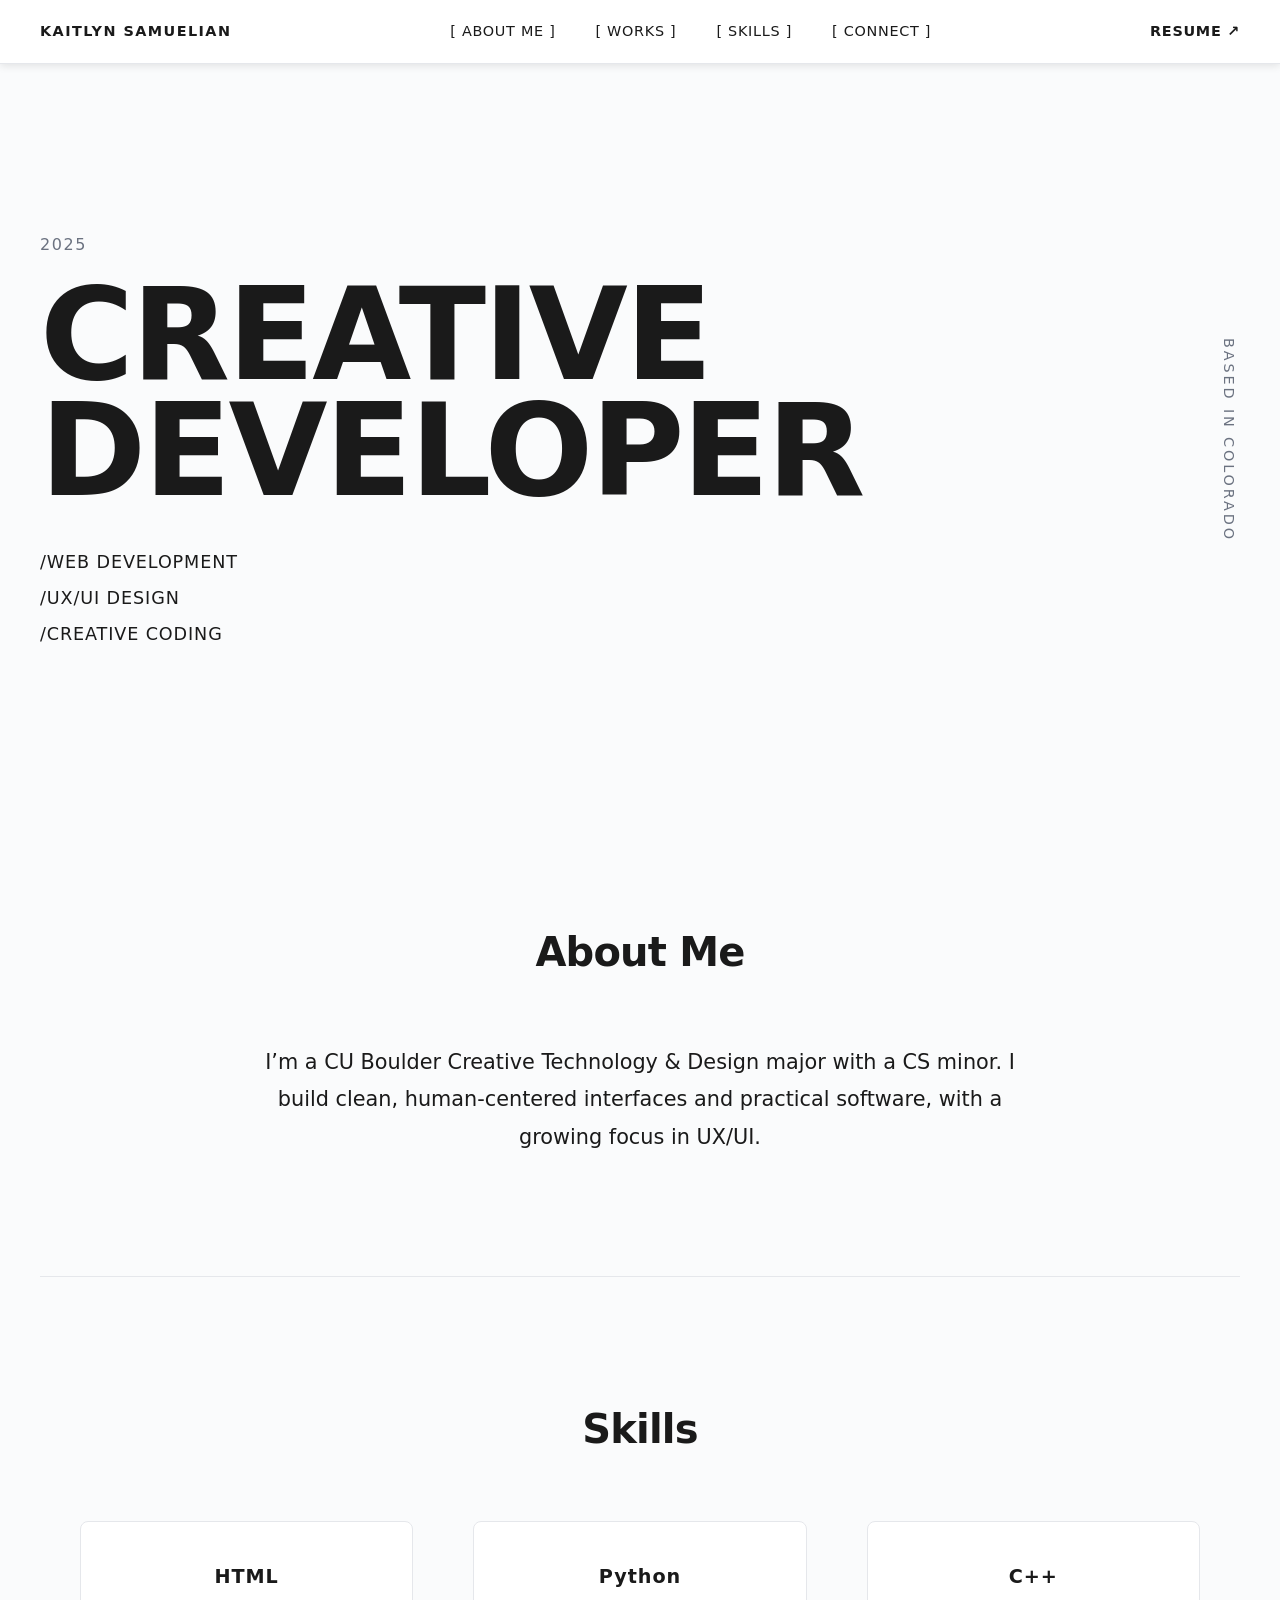
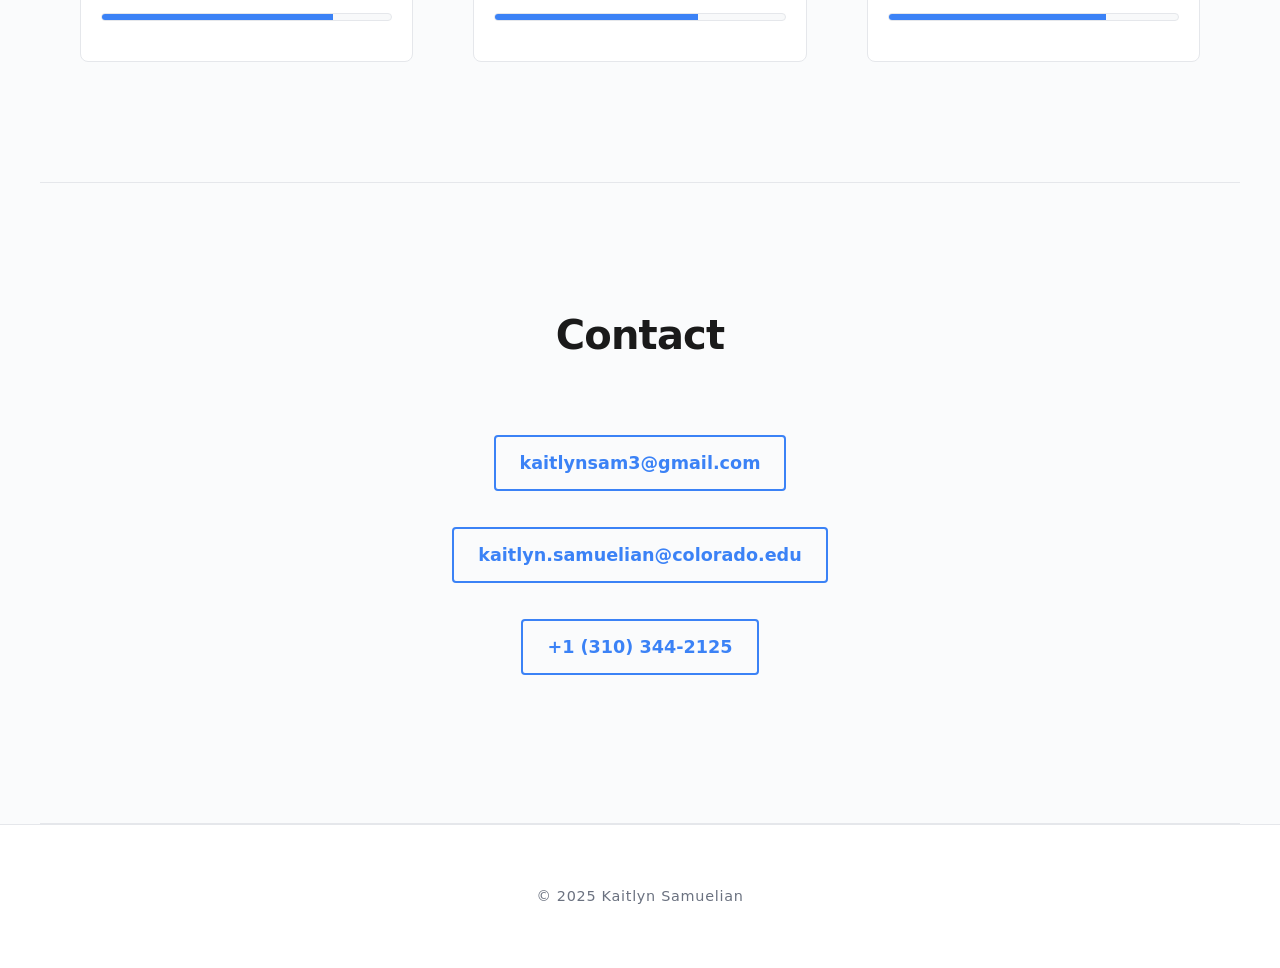
<file: index.html>
<!DOCTYPE html>
<html lang="en">
<head>
  <meta charset="UTF-8" />
  <meta name="viewport" content="width=device-width, initial-scale=1" />
  <title>Kaitlyn Samuelian — Portfolio</title>
  <link rel="stylesheet" href="index.css" />
</head>
<body>
  <nav class="navbar">
    <div class="brand">KAITLYN SAMUELIAN</div>
    <div class="nav-links">
      <a href="#about">[ ABOUT ME ]</a>
      <a href="projects.html">[ WORKS ]</a>
      <a href="#skills">[ SKILLS ]</a>
      <a href="#contact">[ CONNECT ]</a>
    </div>
    <a href="assets/resume.pdf" target="_blank" class="contact-btn">RESUME ↗</a>
  </nav>

  <main class="hero">
    <div class="hero-content">
      <div class="hero-text">
        <div class="number">2025</div>
        <h1>CREATIVE<br>DEVELOPER</h1>
        <div class="skills-list">
          <div>/WEB DEVELOPMENT</div>
          <div>/UX/UI DESIGN</div>
          <div>/CREATIVE CODING</div>
        </div>
      </div>
      <div class="hero-info">
        <div class="location">BASED IN COLORADO</div>
      </div>
    </div>
  </main>

  <section id="about" class="section">
    <h2>About Me</h2>
    <p>
      I’m a CU Boulder Creative Technology & Design major with a CS minor. I build clean,
      human-centered interfaces and practical software, with a growing focus in UX/UI.
    </p>
  </section>

  <section id="skills" class="section">
    <h2>Skills</h2>
    <div class="skills-grid">
      <div class="skill">
        <p>HTML</p>
        <div class="skill-bar"><div class="skill-fill" style="width: 80%"></div></div>
      </div>
      <div class="skill">
        <p>Python</p>
        <div class="skill-bar"><div class="skill-fill" style="width: 70%"></div></div>
      </div>
      <div class="skill">
        <p>C++</p>
        <div class="skill-bar"><div class="skill-fill" style="width: 75%"></div></div>
      </div>
    </div>
  </section>

  <section id="contact" class="section">
    <h2>Contact</h2>
    <p><a href="mailto:kaitlynsam3@gmail.com">kaitlynsam3@gmail.com</a></p>
    <p><a href="mailto:kaitlyn.samuelian@colorado.edu">kaitlyn.samuelian@colorado.edu</a></p>
    <p><a href="tel:+13103442125">+1 (310) 344-2125</a></p>
  </section>

  <footer>
    <p>© 2025 Kaitlyn Samuelian</p>
  </footer>
</body>
</html>
</file>
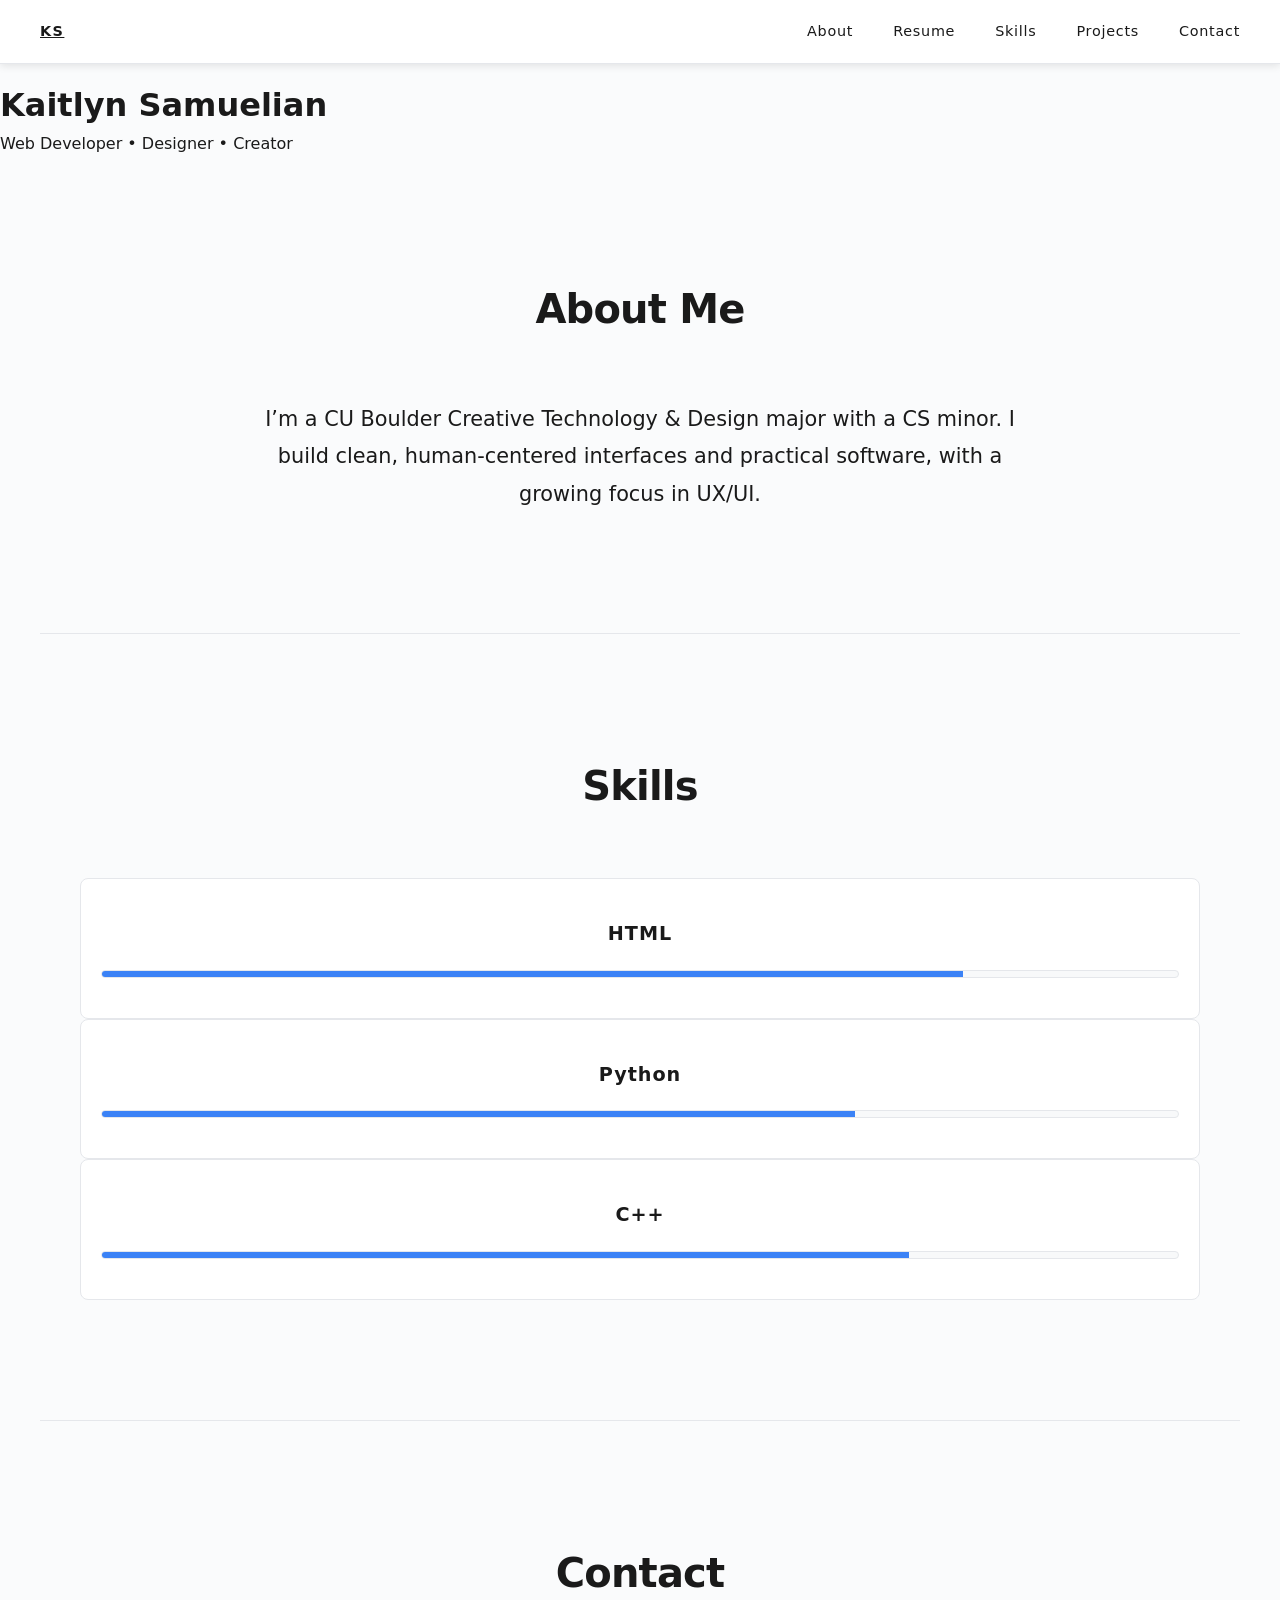
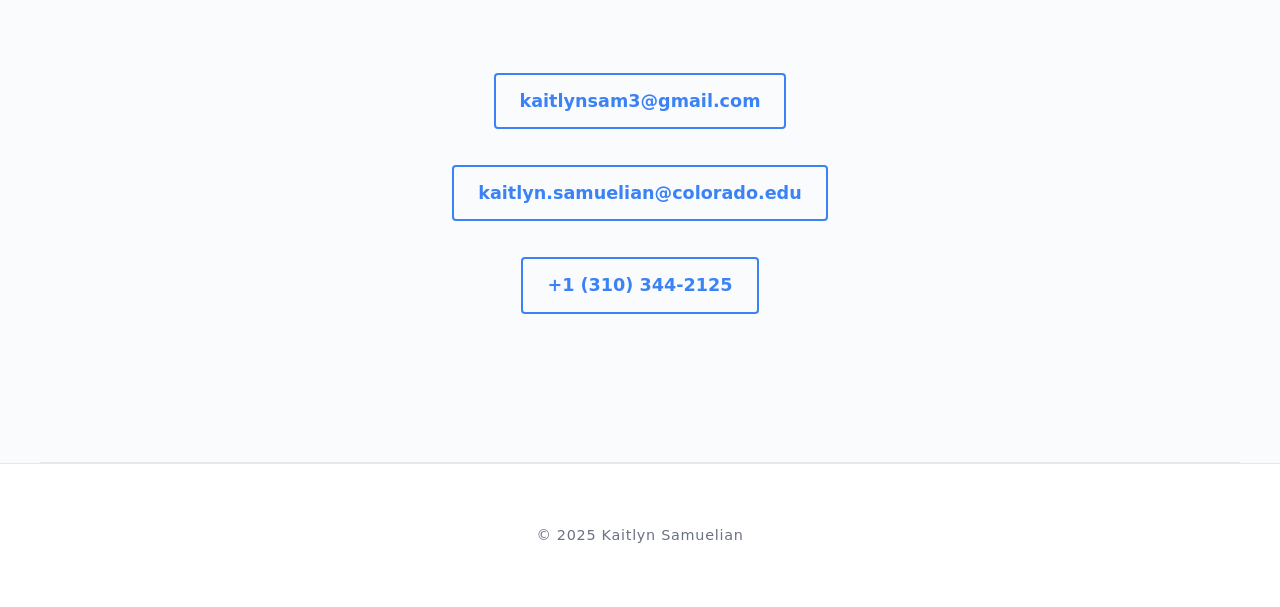
<file: index2.html>
<!DOCTYPE html>
<html lang="en">
<head>
  <meta charset="UTF-8" />
  <meta name="viewport" content="width=device-width, initial-scale=1" />
  <title>Kaitlyn Samuelian — Portfolio</title>
  <link rel="stylesheet" href="index.css" />
</head>
<body>
  <nav class="navbar">
    <a href="index.html" class="brand">KS</a>
    <div class="nav-links">
      <a href="#about">About</a>
      <a href="assets/resume.pdf" target="_blank" rel="noopener" aria-label="Open résumé PDF">Resume</a>
      <a href="#skills">Skills</a>
      <a href="projects.html">Projects</a>
      <a href="#contact">Contact</a>
    </div>
  </nav>

  <header>
    <h1>Kaitlyn Samuelian</h1>
    <p>Web Developer • Designer • Creator</p>
  </header>

  <section id="about" class="section">
    <h2>About Me</h2>
    <p>
      I’m a CU Boulder Creative Technology & Design major with a CS minor. I build clean,
      human-centered interfaces and practical software, with a growing focus in UX/UI.
    </p>
  </section>

  <section id="skills" class="section">
    <h2>Skills</h2>
    <div class="skill">
      <p>HTML</p>
      <div class="skill-bar"><div class="skill-fill" style="width: 80%"></div></div>
    </div>
    <div class="skill">
      <p>Python</p>
      <div class="skill-bar"><div class="skill-fill" style="width: 70%"></div></div>
    </div>
    <div class="skill">
      <p>C++</p>
      <div class="skill-bar"><div class="skill-fill" style="width: 75%"></div></div>
    </div>
  </section>

  <section id="contact" class="section">
    <h2>Contact</h2>
    <p><a href="mailto:kaitlynsam3@gmail.com">kaitlynsam3@gmail.com</a></p>
    <p><a href="mailto:kaitlyn.samuelian@colorado.edu">kaitlyn.samuelian@colorado.edu</a></p>
    <p><a href="tel:+13103442125">+1 (310) 344-2125</a></p>
  </section>

  <footer>
    <p>© 2025 Kaitlyn Samuelian</p>
  </footer>
</body>
</html>
</file>
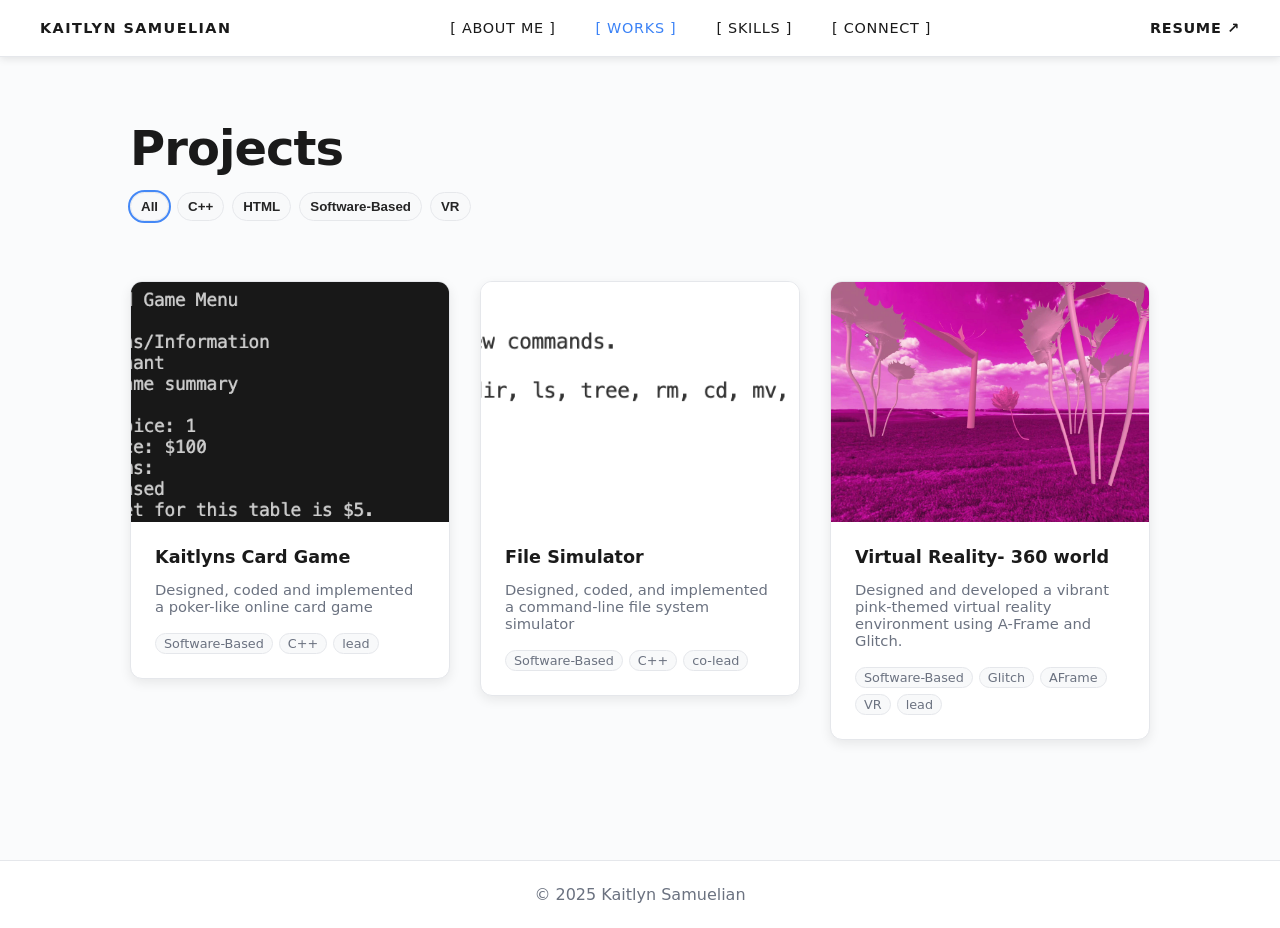
<file: projects.html>
<!DOCTYPE html>
<html lang="en">
<head>
  <meta charset="UTF-8" />
  <meta name="viewport" content="width=device-width, initial-scale=1" />
  <title>Projects — Kaitlyn Samuelian</title>
  <link rel="stylesheet" href="projects.css" />
</head>
<body>
  <nav class="navbar">
    <div class="brand">KAITLYN SAMUELIAN</div>
    <div class="nav-links">
      <a href="index.html#about">[ ABOUT ME ]</a>
      <a class="active" href="projects.html">[ WORKS ]</a>
      <a href="index.html#skills">[ SKILLS ]</a>
      <a href="index.html#contact">[ CONNECT ]</a>
    </div>
    <a href="assets/resume.pdf" target="_blank" class="contact-btn">RESUME ↗</a>
  </nav>

  <main class="wrap">
    <header class="page-head">
      <h1>Projects</h1>
      <div class="filters">
        <button data-filter="all" class="on">All</button>
        <button data-filter="C++">C++</button>
        <button data-filter="HTML">HTML</button>
        <button data-filter="Software-Based">Software-Based</button>
        <button data-filter="VR">VR</button>
      </div>
    </header>

    <section id="grid" class="grid"></section>
  </main>

  <footer class="footer">
    <p>© 2025 Kaitlyn Samuelian</p>
  </footer>

  <script src="projects.js"></script>
</body>
</html>
</file>
<file: index.css>
/* Reset */
* { box-sizing: border-box; margin: 0; padding: 0; }
html, body { height: 100%; }

/* Modern professional theme */
:root{
  --bg: #fafbfc;
  --panel: #ffffff;
  --panel-alt: #f8f9fa;
  --ink: #1a1a1a;
  --muted: #6b7280;
  --line: #e5e7eb;
  --accent: #3b82f6;
  --accent-hover: #2563eb;
  --success: #10b981;
  --warning: #f59e0b;
}

body{
  font-family: system-ui, -apple-system, Segoe UI, Roboto, Inter, Arial, sans-serif;
  background: var(--bg);
  color: var(--ink);
  line-height: 1.6;
  padding-top: 80px;
}

/* Nav */
.navbar{
  position: fixed; 
  top: 0; 
  left: 0; 
  right: 0;
  z-index: 1000;
  display: flex; 
  align-items: center; 
  justify-content: space-between;
  padding: 20px 40px;
  border-bottom: 1px solid var(--line);
  background: var(--panel);
  backdrop-filter: blur(10px);
  box-shadow: 0 2px 8px rgba(0, 0, 0, 0.1);
}
.navbar .brand{
  font-weight: 700; 
  letter-spacing: 0.1em; 
  color: var(--ink);
  font-size: 0.9rem;
}
.navbar .nav-links{
  display: flex; 
  gap: 40px;
}
.navbar .nav-links a{
  text-decoration: none; 
  color: var(--ink); 
  font-weight: 500;
  font-size: 0.9rem;
  letter-spacing: 0.05em;
  transition: color 0.2s ease;
}
.navbar .nav-links a:hover{ 
  color: var(--accent); 
}
.navbar .contact-btn{
  text-decoration: none;
  color: var(--ink);
  font-weight: 600;
  font-size: 0.9rem;
  letter-spacing: 0.05em;
  transition: color 0.2s ease;
}
.navbar .contact-btn:hover{
  color: var(--accent);
}

/* Hero Section */
.hero{
  min-height: 80vh;
  display: flex;
  align-items: center;
  padding: 0 40px;
  background: var(--bg);
}
.hero-content{
  display: grid;
  grid-template-columns: 2fr 1fr;
  gap: 60px;
  width: 100%;
  max-width: 1400px;
  margin: 0 auto;
  align-items: center;
}
.hero-text{
  display: flex;
  flex-direction: column;
}
.hero-text .number{
  font-size: 1rem;
  font-weight: 500;
  color: var(--muted);
  letter-spacing: 0.1em;
  margin-bottom: 20px;
}
.hero-text h1{
  font-size: clamp(4rem, 12vw, 8rem);
  font-weight: 900;
  letter-spacing: -0.02em;
  line-height: 0.9;
  margin: 0;
  color: var(--ink);
}
.hero-text .skills-list{
  margin-top: 40px;
  display: flex;
  flex-direction: column;
  gap: 8px;
}
.hero-text .skills-list div{
  font-size: 1.1rem;
  font-weight: 500;
  color: var(--ink);
  letter-spacing: 0.05em;
}

.hero-info{
  display: flex;
  flex-direction: column;
  align-items: flex-end;
  justify-content: center;
}
.hero-info .location{
  font-size: 0.9rem;
  font-weight: 500;
  color: var(--muted);
  letter-spacing: 0.2em;
  writing-mode: vertical-rl;
  text-orientation: mixed;
}

/* Sections */
.section{ 
  padding: 120px 40px; 
  max-width: 1200px; 
  margin: 0 auto; 
  scroll-margin-top: 120px;
  border-bottom: 1px solid var(--line);
}
.section h2{
  font-size: 2.5rem; 
  font-weight: 800; 
  letter-spacing: -0.02em;
  color: var(--ink); 
  margin-bottom: 60px;
  text-align: center;
}
#about p{ 
  font-size: 1.3rem; 
  line-height: 1.8; 
  font-weight: 400;
  color: var(--ink);
  text-align: center;
  max-width: 800px;
  margin: 0 auto;
}

/* Skills */
#skills .skills-grid{
  display: grid;
  grid-template-columns: repeat(auto-fit, minmax(300px, 1fr));
  gap: 60px;
  margin-top: 40px;
}
#skills .skill{ 
  text-align: center;
  padding: 40px 20px;
  border: 1px solid var(--line);
  border-radius: 8px;
  background: var(--panel);
  transition: transform 0.2s ease, box-shadow 0.2s ease;
}
#skills .skill:hover{
  transform: translateY(-4px);
  box-shadow: 0 8px 25px rgba(0, 0, 0, 0.1);
}
#skills .skill p{ 
  margin-bottom: 20px; 
  color: var(--ink); 
  font-weight: 700; 
  font-size: 1.2rem;
  letter-spacing: 0.05em;
}
#skills .skill-bar{
  width: 100%; background: var(--panel-alt);
  border: 1px solid var(--line); height: 8px; border-radius: 999px; overflow: hidden;
}
#skills .skill-fill{
  height: 100%; background: var(--accent); 
  transition: width 1.2s ease;
}

/* Footer */
footer{
  text-align: center; 
  padding: 60px 40px; 
  background: var(--panel);
  border-top: 1px solid var(--line); 
  color: var(--muted); 
  font-size: 0.9rem;
  letter-spacing: 0.05em;
}

/* Contact */
#contact{
  text-align: center;
}
#contact p{ 
  margin-bottom: 20px; 
  font-size: 1.2rem;
  font-weight: 500;
}
#contact a{
  color: var(--accent);
  text-decoration: none;
  font-weight: 600;
  font-size: 1.1rem;
  transition: all 0.2s ease;
  padding: 12px 24px;
  border: 2px solid var(--accent);
  border-radius: 4px;
  display: inline-block;
  margin: 8px;
}
#contact a:hover{
  color: white;
  background: var(--accent);
  transform: translateY(-2px);
}

/* Links */
a{ color: inherit; }
a:hover{ color: var(--accent); transition: color 0.2s ease; }

/* Responsive Design */
@media (max-width: 768px) {
  body{ padding-top: 140px; }
  .navbar{ padding: 15px 20px; flex-direction: column; gap: 15px; }
  .navbar .nav-links{ gap: 15px; flex-wrap: wrap; justify-content: center; }
  .hero{ padding: 0 20px; min-height: 60vh; }
  .hero-content{ grid-template-columns: 1fr; gap: 30px; text-align: center; }
  .hero-text h1{ font-size: clamp(2.5rem, 12vw, 5rem); }
  .hero-info{ align-items: center; }
  .hero-info .location{ writing-mode: horizontal-tb; text-orientation: initial; }
  .section{ padding: 60px 20px; }
  .section h2{ font-size: 2rem; }
  #skills .skills-grid{ grid-template-columns: 1fr; gap: 20px; }
}

@media (min-width: 769px) and (max-width: 1024px) {
  .navbar .nav-links{ gap: 25px; }
  .hero{ padding: 0 30px; }
  .section{ padding: 100px 30px; }
  #skills .skills-grid{ grid-template-columns: repeat(2, 1fr); }
}
</file>
<file: projects.css>
:root{
    --bg: #fafbfc; --panel:#ffffff; --panel-alt:#f8f9fa;
    --ink:#1a1a1a; --muted:#6b7280; --line:#e5e7eb; --accent:#3b82f6;
    --accent-hover:#2563eb; --success:#10b981; --warning:#f59e0b;
  }
  *{ box-sizing: border-box; margin: 0; padding: 0; }
  body{ 
    background: var(--bg); 
    color: var(--ink); 
    font-family: system-ui, -apple-system, Segoe UI, Roboto, Inter, Arial, sans-serif;
    padding-top: 80px;
  }
  
  /* Nav */
  .navbar{
    position: fixed; 
    top: 0; 
    left: 0; 
    right: 0;
    z-index: 1000;
    display: flex; 
    align-items: center; 
    justify-content: space-between;
    padding: 20px 40px; 
    border-bottom: 1px solid var(--line); 
    background: var(--panel);
    backdrop-filter: blur(10px);
    box-shadow: 0 2px 8px rgba(0, 0, 0, 0.1);
  }
  .navbar .brand{ 
    font-weight: 700; 
    letter-spacing: 0.1em; 
    color: var(--ink);
    font-size: 0.9rem;
  }
  .navbar .nav-links{
    display: flex; 
    gap: 40px;
  }
  .navbar .nav-links a{ 
    text-decoration:none; 
    color: var(--ink); 
    font-weight: 500;
    font-size: 0.9rem;
    letter-spacing: 0.05em;
    transition: color 0.2s ease;
  }
  .navbar .nav-links a.active, .navbar .nav-links a:hover{ 
    color: var(--accent); 
  }
  .navbar .contact-btn{
    text-decoration: none;
    color: var(--ink);
    font-weight: 600;
    font-size: 0.9rem;
    letter-spacing: 0.05em;
    transition: color 0.2s ease;
  }
  .navbar .contact-btn:hover{
    color: var(--accent);
  }
  
  .wrap{ max-width: 1100px; margin: 0 auto; padding: 40px 40px 80px; }
  .page-head{ display: grid; gap: 16px; margin-bottom: 20px; }
  .page-head h1{ 
    font-size: clamp(2rem, 4vw, 3rem); 
    font-weight: 800; 
    letter-spacing: -0.02em;
    color: var(--ink);
  }
  .filters{ display: flex; flex-wrap: wrap; gap: 8px; }
  .filters button{
    background: var(--panel-alt); color: var(--ink); border: 1px solid var(--line);
    padding: 6px 10px; border-radius: 999px; cursor: pointer; opacity:.95; font-weight:600;
  }
  .filters button:hover{ border-color: var(--accent); transition: border-color 0.2s ease; }
  .filters .on{ outline: 2px solid var(--accent); }
  
  .grid{
    display: grid;
    grid-template-columns: repeat(auto-fit, minmax(320px, 1fr));
    gap: 30px;
    padding: 40px 0;
  }
  
  /* Clean Project Cards */
  .card-wrap{ 
    position: relative;
    transition: all 0.3s ease;
  }
  
  .card-wrap:hover{
    transform: translateY(-8px);
  }
  
  .card{
    background: var(--panel);
    border: 1px solid var(--line);
    border-radius: 12px;
    overflow: hidden;
    display: grid; 
    grid-template-rows: 240px 1fr;
    transition: all 0.3s ease;
    box-shadow: 0 4px 12px rgba(0, 0, 0, 0.08);
    position: relative;
    cursor: pointer;
  }
  
  .card:hover{
    box-shadow: 0 12px 24px rgba(0, 0, 0, 0.15);
    border-color: var(--accent);
  }
  
  .thumb{
    width: 100%; 
    height: 100%; 
    object-fit: cover; 
    transition: all 0.3s ease;
  }
  
  .card-wrap:hover .thumb{
    transform: scale(1.02);
  }
  
  .card-body{ 
    padding: 24px; 
    display: grid; 
    gap: 12px;
  }
  .card h3{ 
    font-size: 1.1rem; 
    font-weight: 700; 
    line-height: 1.3; 
    color: var(--ink);
  }
  .card p.sub{ color: var(--muted); font-size: .92rem; }
  .card .tags{ display: flex; flex-wrap: wrap; gap: 6px; margin-top: 6px; }
  .card .tag{
    border: 1px solid var(--line); color: var(--muted);
    padding: 2px 8px; border-radius: 999px; font-size: .8rem; background: var(--panel-alt);
  }
  
  .card-wrap a.stretch{ 
    position: absolute; 
    inset: 0; 
    z-index: 10;
    text-decoration: none;
  }
  
  .footer{
    border-top: 1px solid var(--line); padding: 24px 20px; text-align: center;
    color: var(--muted); background: var(--panel);
  }

  /* Mobile responsive */
  @media (max-width: 768px) {
    body{ padding-top: 140px; }
    .navbar{ padding: 15px 20px; flex-direction: column; gap: 15px; }
    .navbar .nav-links{ gap: 15px; flex-wrap: wrap; justify-content: center; }
    .wrap{ padding: 20px; }
    .grid{ grid-template-columns: 1fr; }
  }

  /* Tablet responsive */
  @media (min-width: 769px) and (max-width: 1024px) {
    .grid{ grid-template-columns: repeat(2, 1fr); }
  }
</file>
